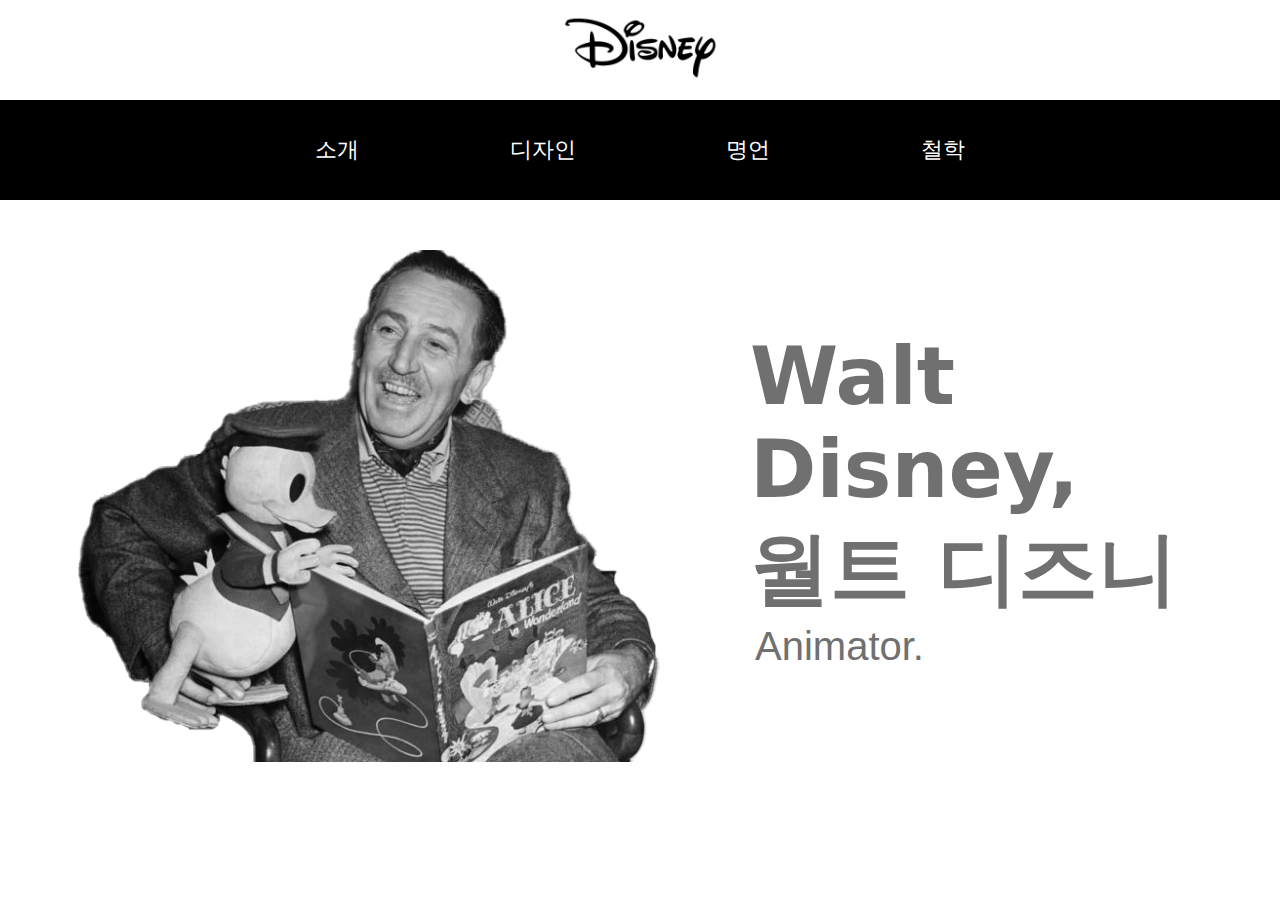
<file: index.html>
<!DOCTYPE html>
<html lang="ko">
<head>
    <meta charset="UTF-8">
    <meta name="viewport" content="width=device-width, initial-scale=1.0">
    <title>Walt Disney</title>
    <link rel="stylesheet" href="style.css">
    <link rel="apple-touch-icon" sizes="57x57" href="/apple-icon-57x57.png">
    <link rel="icon" href="img/logo1.png">
</head>

<body>


<header>
    <a href="index.html"><img src="img/logo.png" alt="월트 디즈니"></a>
</header>
<nav>
    <ul>
        <li><a href="s1.html">소개</a></li>
        <li><a href="s2.html">디자인</a></li>
        <li><a href="s3.html">명언</a></li>
        <li><a href="s4.html">철학</a></li>
    </ul>
</nav>

<section>
        <div class="box1" data-aos="zoom-in"
        data-aos-duration="2000">
        <img src="img/img1.png">
    </div>
<div class="text13"><strong>Walt Disney,<br>월트 디즈니</strong></div> 
<div class="text14">Animator.</div> 
</section>

</body>
</html>
</file>
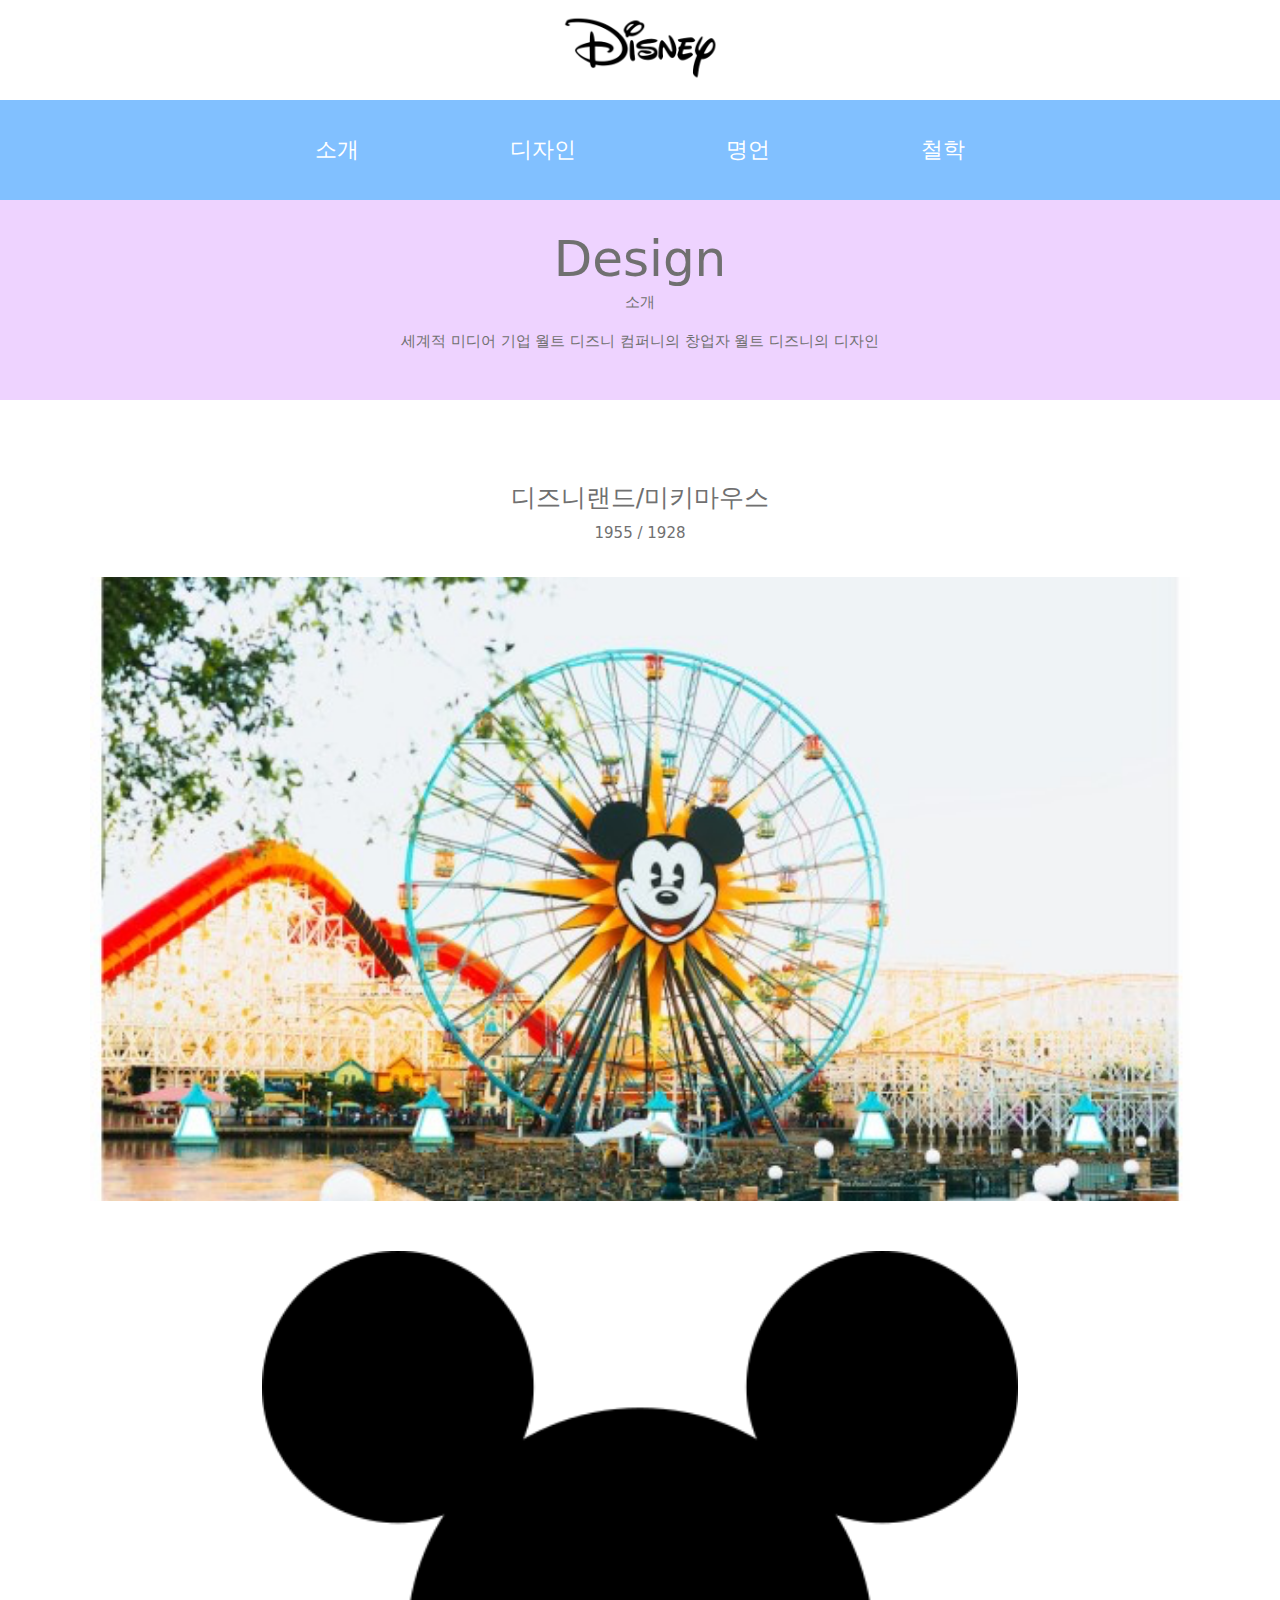
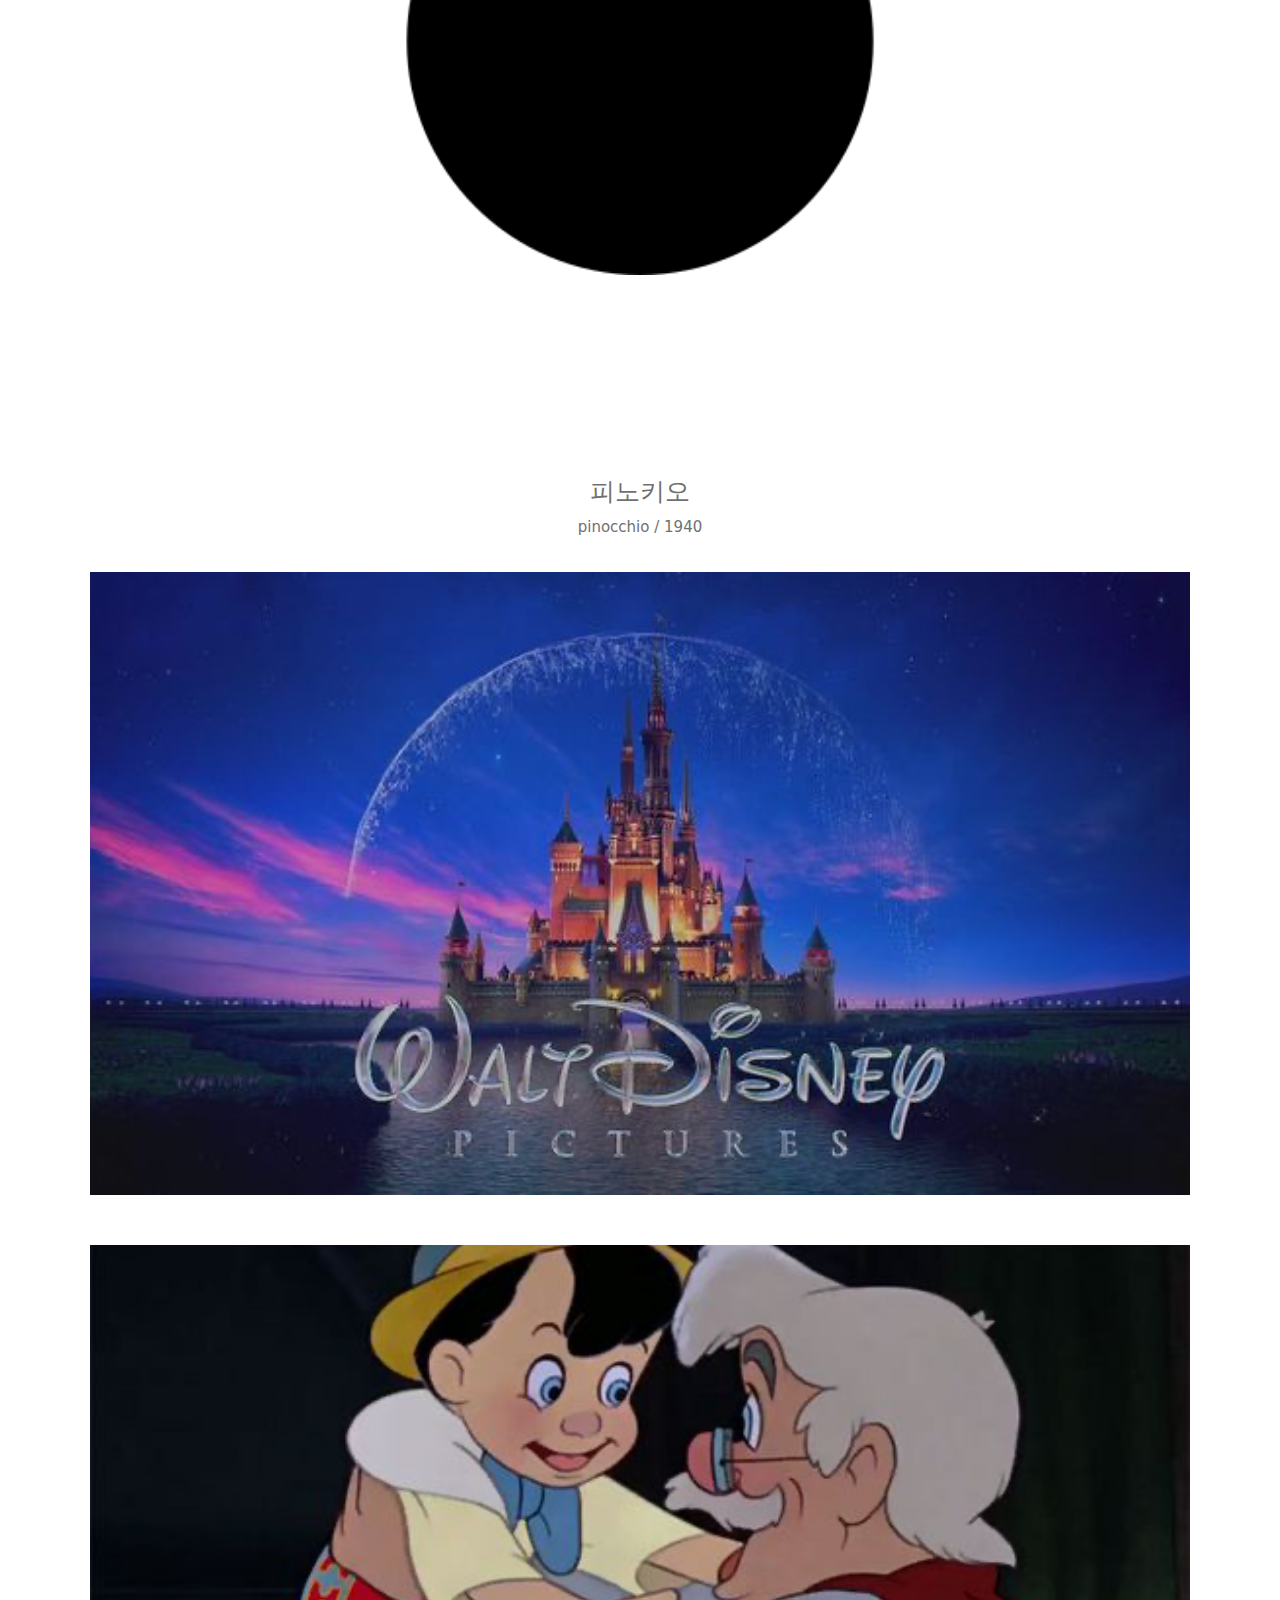
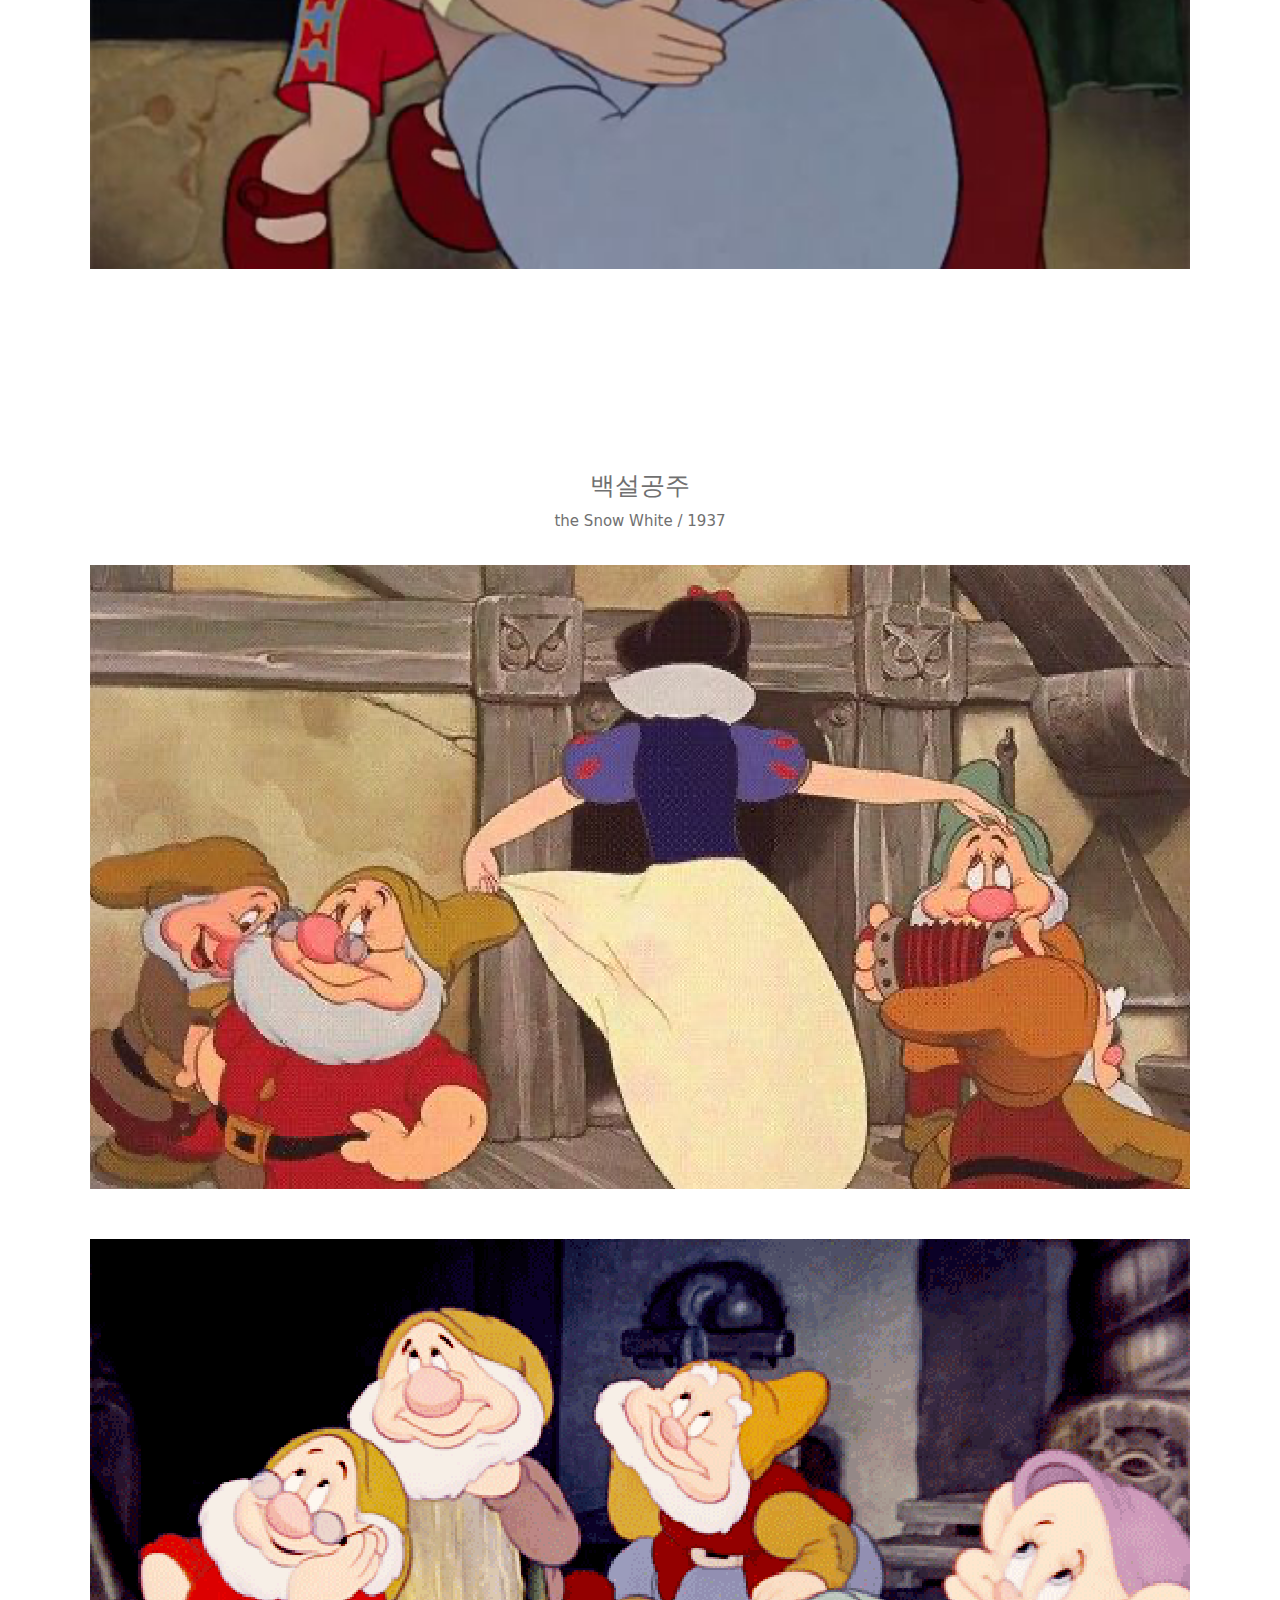
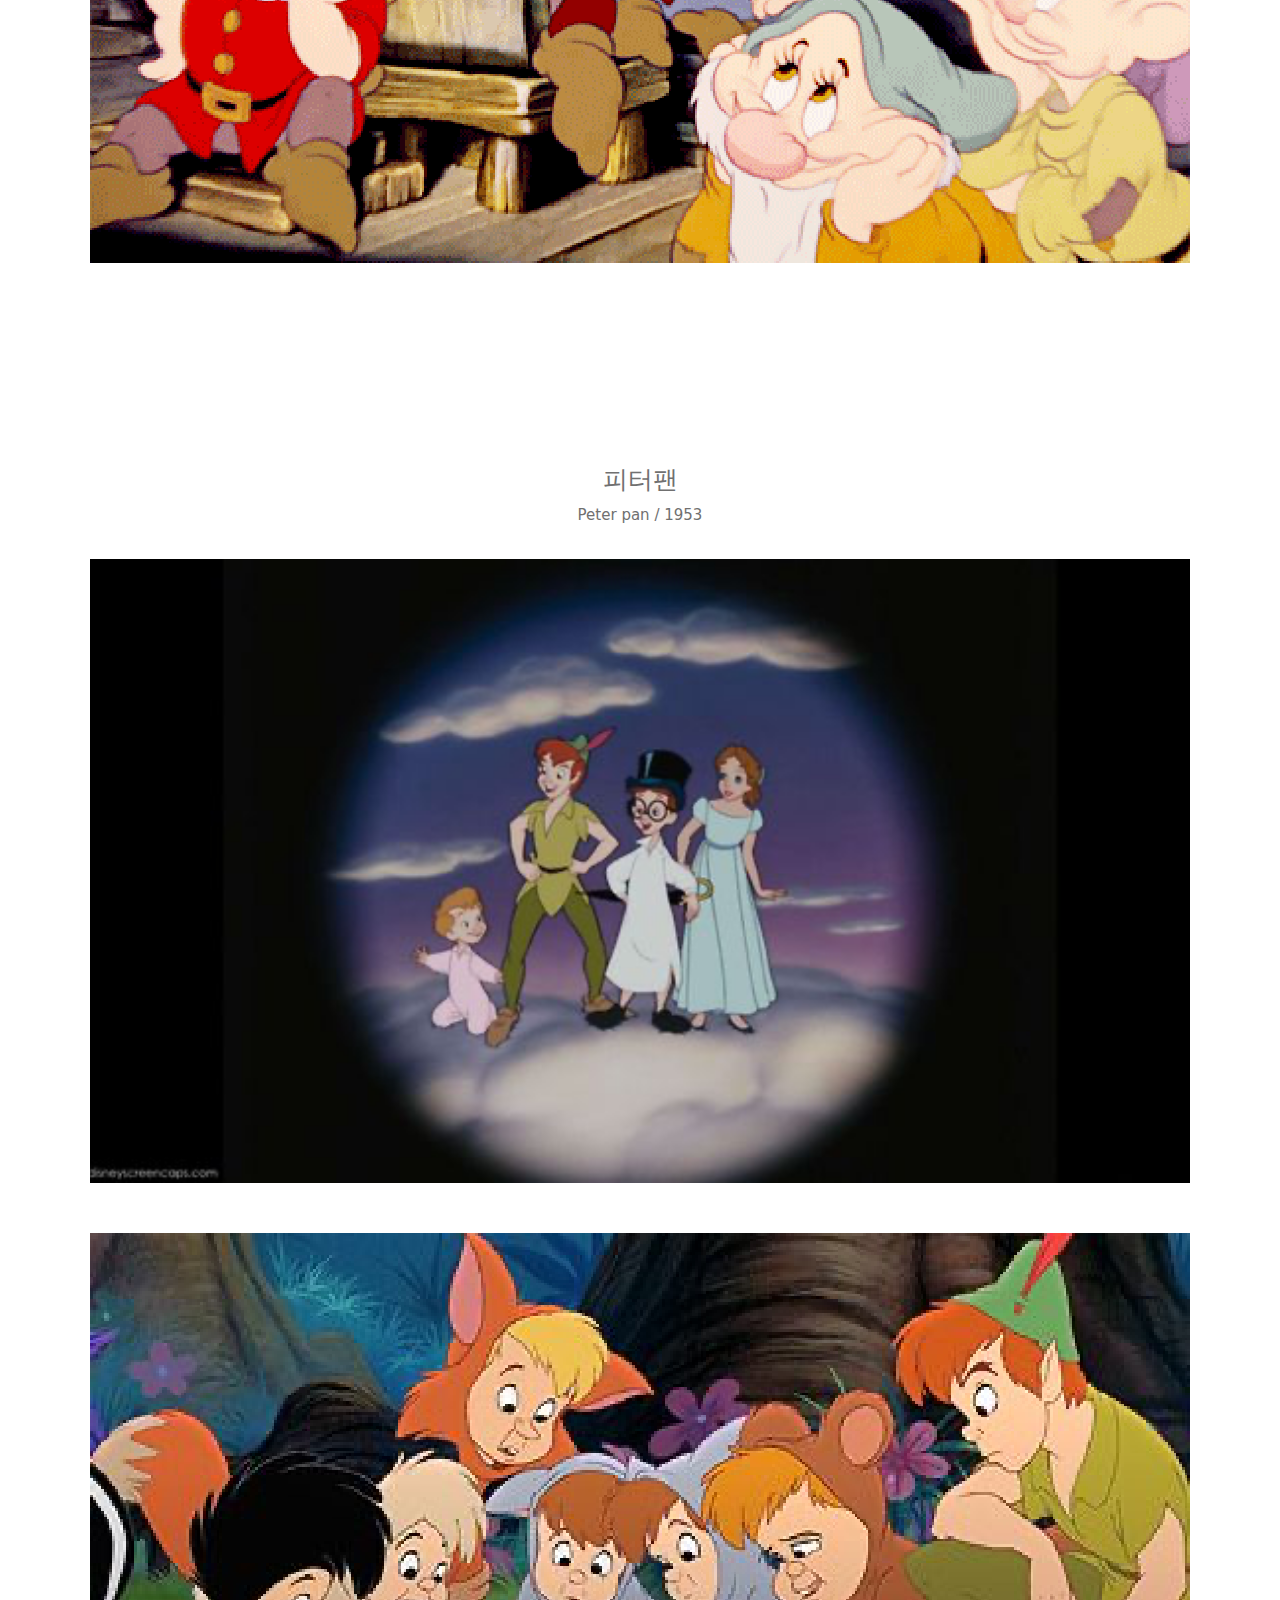
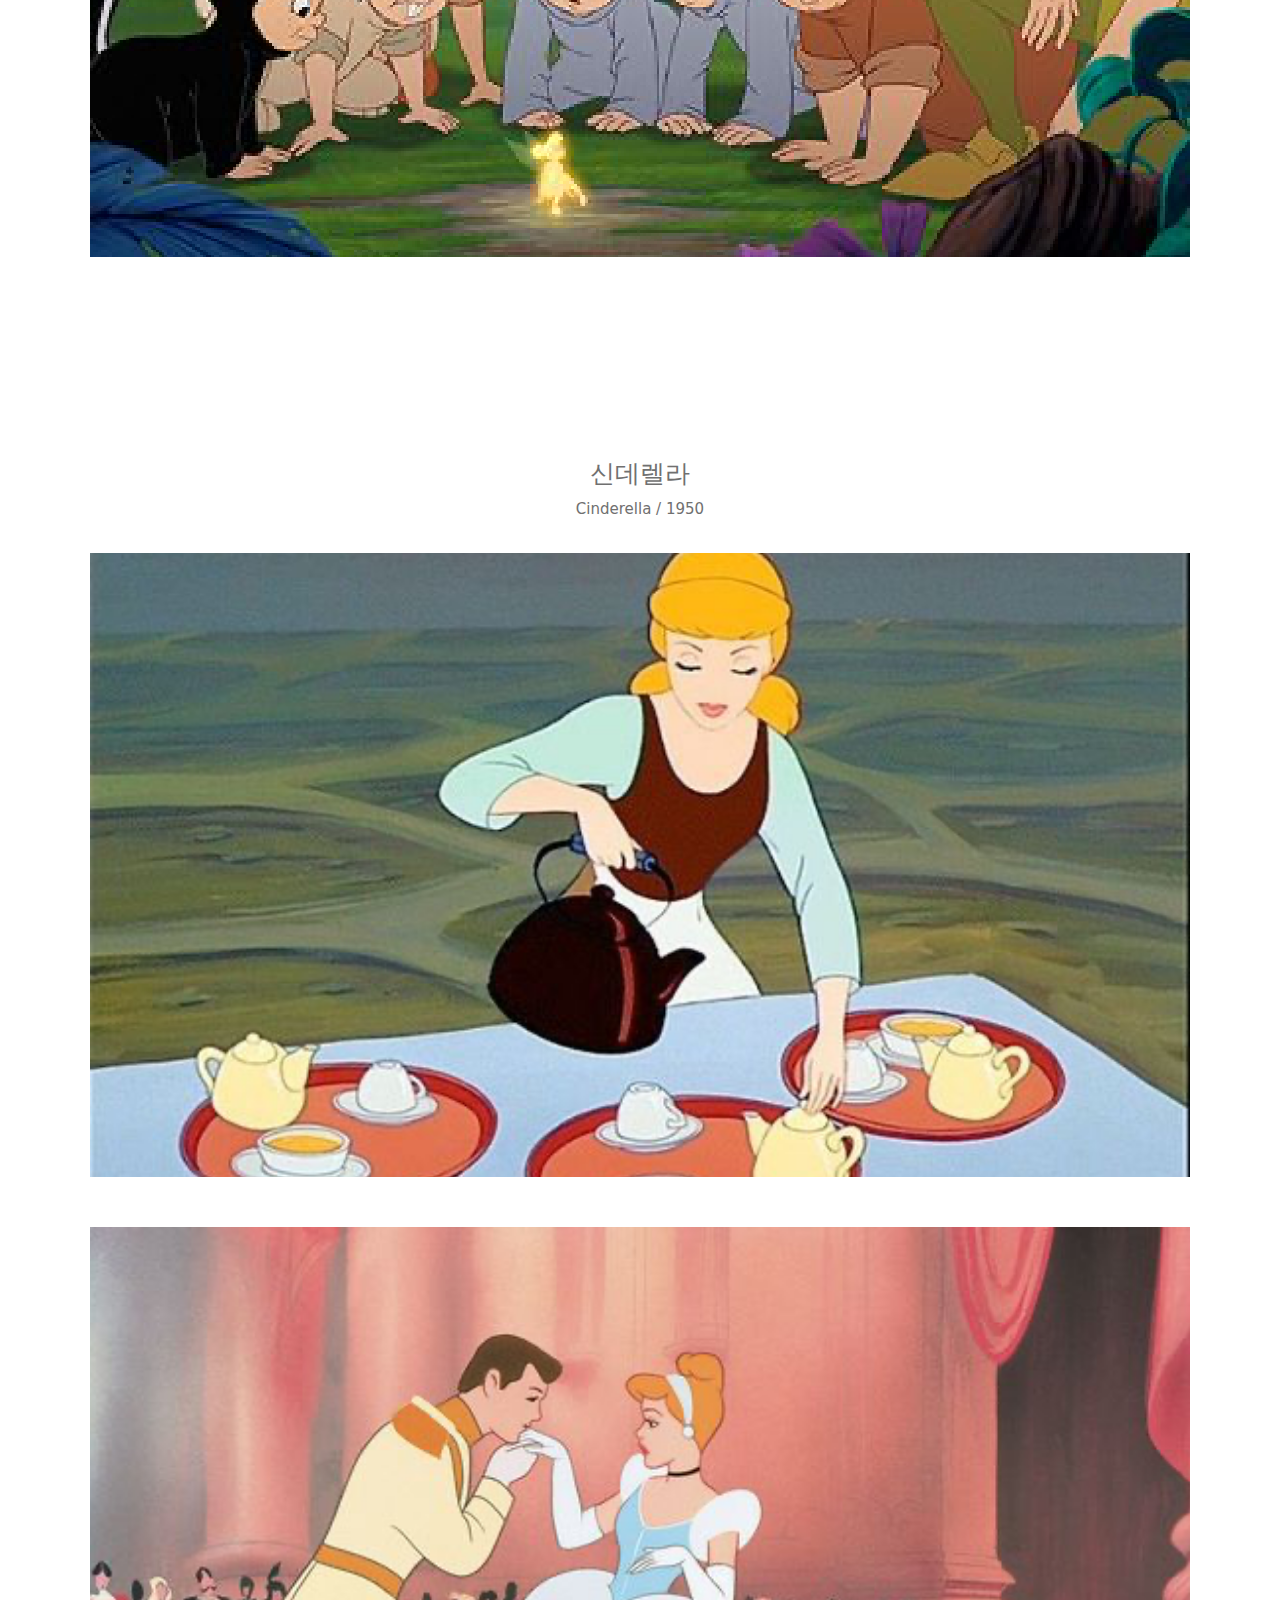
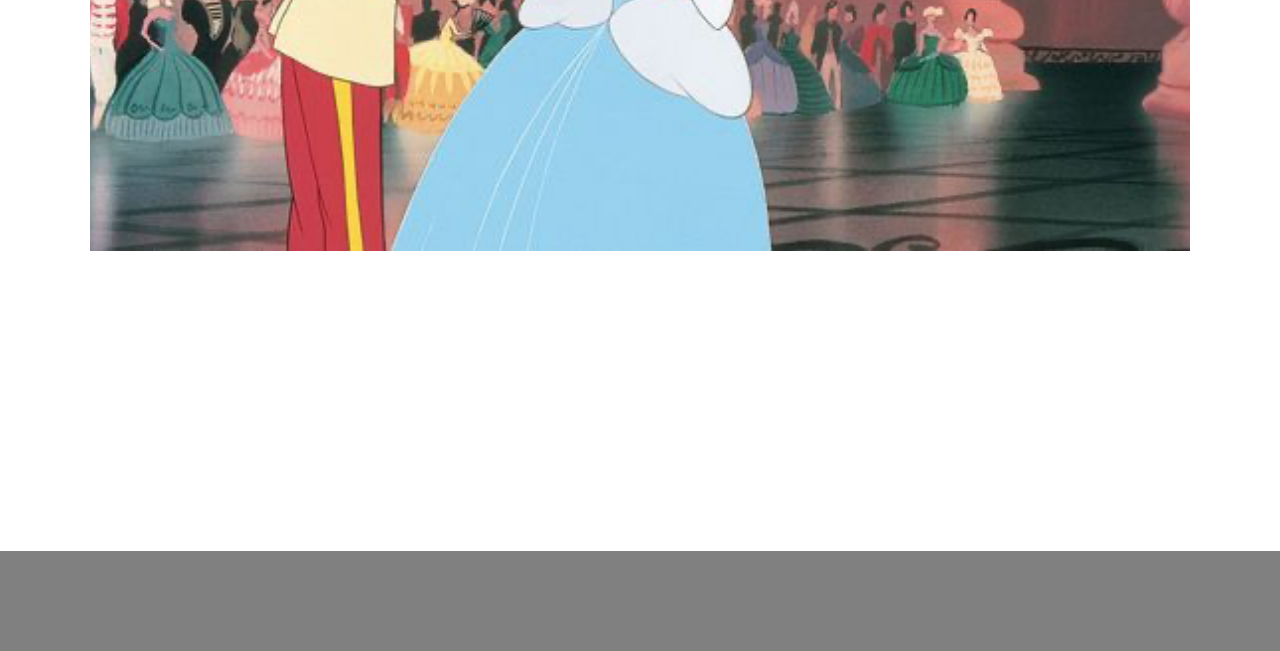
<file: s2.html>
<!DOCTYPE html>
<html lang="ko">
<head>
    <meta charset="UTF-8">
    <meta name="viewport" content="width=device-width, initial-scale=1.0">
    <title>Walt Disney</title>
    <link rel="stylesheet" href="style.css">
    <link rel="apple-touch-icon" sizes="57x57" href="/apple-icon-57x57.png">
    <link rel="icon" href="img/logo1.png">
</head>

<body>


<header>
    <a href="index.html"><img src="img/logo.png" alt="월트 디즈니"></a>
</header>
<nav>
    <ul>
        <li><a href="s1.html">소개</a></li>
        <li><a href="s2.html">디자인</a></li>
        <li><a href="s3.html">명언</a></li>
        <li><a href="s4.html">철학</a></li>
    </ul>
</nav>

<div class="box2"></div>
<div class="box3"></div>
<div class="text2">Design</div>
<div class="text3">소개</div>
<div class="text4">세계적 미디어 기업 월트 디즈니 컴퍼니의 창업자 월트 디즈니의 디자인</div>
<div class="text15">디즈니랜드/미키마우스</div>
<div class="text16">1955 / 1928</div>
<img class="img2" src="img/img2.png" alt="img">
<img class="img3" src="img/img3.png" alt="img">
<div class="text17">피노키오</div>
<div class="text18">pinocchio / 1940</div>
<img class="img4" src="img/img4.png" alt="img">
<img class="img5" src="img/img5.png" alt="img">
<div class="text19">백설공주</div>
<div class="text20">the Snow White / 1937</div>
<img class="img6" src="img/img6.png" alt="img">
<img class="img7" src="img/img7.png" alt="img">
<div class="text21">피터팬</div>
<div class="text22">Peter pan / 1953</div>
<img class="img8" src="img/img8.png" alt="img">
<img class="img9" src="img/img9.png" alt="img">
<div class="text23">신데렐라</div>
<div class="text24">Cinderella / 1950</div>
<img class="img10" src="img/img10.png" alt="img">
<img class="img11" src="img/img11.png" alt="img">
<div class="box5"></div>
</file>
<file: style.css>
*{
    margin: 0;
    padding: 0;
    text-decoration: none;
    list-style-type: none;
}
a:link{color: #ffffff;}
a:active{color: #00D8FF;}
a:visited{color: #ffffff;}
a:hover{color: #707070;}

header{
    width: 100%;
    height: 100px;
    display: flex;
    justify-content: center;
    align-items: center;
}
nav{
    background-color: black;
    width: 100%;
    height: 100px;
    display: flex;
    justify-content: center;
    align-items: center;
}

nav ul{
    width: 800px;
    height: 100px;
    display: flex;
    justify-content: space-around;
    align-items: center;
}
nav ul li a{
    font-family: Arial, Helvetica, sans-serif;
    font-size: 22px;
    font-style: normal;
    letter-spacing: -0.2px;
}

.box1{
    margin-left: 50px;
    margin-top: 50px;
    height: 380px;
}

.box2{
    background-color: #81C0FF;
    height: 100px;
    margin-top: -100px;
    display: flex;
    justify-content: center;
}
.box3{
    background-color: #EED3FF;
    height: 200px;
    display: flex;
    justify-content: center;
}
.box4{
    background-color: gray;
    height: 100px;
    display: flex;
    justify-content: center;
    margin-top: 100px;
}
.text1{
    margin-left: 700px;
    font-size: 15px;
    margin-top: -30px;
    font-family: Arial, Helvetica, sans-serif;
}
.text2{
    text-align: center;
    font-size: 50px;
    margin-top: -170px;
    font-family:system-ui, -apple-system, BlinkMacSystemFont, 'Segoe UI', Roboto, Oxygen, Ubuntu, Cantarell, 'Open Sans', 'Helvetica Neue', sans-serif;
    color: #707070;
}
.text3{
    text-align: center;
    font-size: 15px;
    margin-top: 5px;
    font-family:system-ui, -apple-system, BlinkMacSystemFont, 'Segoe UI', Roboto, Oxygen, Ubuntu, Cantarell, 'Open Sans', 'Helvetica Neue', sans-serif;
    color: #707070;
}
.text4{
    text-align: center;
    font-size: 15px;
    margin-top: 20px;
    font-family:system-ui, -apple-system, BlinkMacSystemFont, 'Segoe UI', Roboto, Oxygen, Ubuntu, Cantarell, 'Open Sans', 'Helvetica Neue', sans-serif;
    color: #707070;
}
.text5{
    text-align: left;
    margin-left: 250px;
    font-size: 15px;
    margin-top: 150px;
    font-family:system-ui, -apple-system, BlinkMacSystemFont, 'Segoe UI', Roboto, Oxygen, Ubuntu, Cantarell, 'Open Sans', 'Helvetica Neue', sans-serif;
    color: #707070;
}
.text6{
    text-align: left;
    margin-left: 250px;
    font-size: 15px;
    margin-top: 15px;
    font-family:system-ui, -apple-system, BlinkMacSystemFont, 'Segoe UI', Roboto, Oxygen, Ubuntu, Cantarell, 'Open Sans', 'Helvetica Neue', sans-serif;
    color: #707070;
}
.text7{
    text-align: left;
    margin-left: 600px;
    font-size: 15px;
    margin-top: -50px;
    font-family:system-ui, -apple-system, BlinkMacSystemFont, 'Segoe UI', Roboto, Oxygen, Ubuntu, Cantarell, 'Open Sans', 'Helvetica Neue', sans-serif;
    color: #707070;
}
.text8{
    text-align: right;
    margin-right: 250px;
    font-size: 15px;
    margin-top: 150px;
    font-family:system-ui, -apple-system, BlinkMacSystemFont, 'Segoe UI', Roboto, Oxygen, Ubuntu, Cantarell, 'Open Sans', 'Helvetica Neue', sans-serif;
    color: #707070;
}
.text9{
    text-align: center;
    font-size: 35px;
    margin-top: 170px;
    font-family:system-ui, -apple-system, BlinkMacSystemFont, 'Segoe UI', Roboto, Oxygen, Ubuntu, Cantarell, 'Open Sans', 'Helvetica Neue', sans-serif;
    color: #707070;
}
.text10{
    text-align: center;
    font-size: 15px;
    margin-top: 100px;
    font-family:system-ui, -apple-system, BlinkMacSystemFont, 'Segoe UI', Roboto, Oxygen, Ubuntu, Cantarell, 'Open Sans', 'Helvetica Neue', sans-serif;
    color: #707070;
}
.text11{
    text-align: left;
    margin-left: 200px;
    font-size: 15px;
    margin-top: 100px;
    line-height: 250%;
    font-family:system-ui, -apple-system, BlinkMacSystemFont, 'Segoe UI', Roboto, Oxygen, Ubuntu, Cantarell, 'Open Sans', 'Helvetica Neue', sans-serif;
    color: #707070;
}
.text12{
    text-align: left;
    margin-left: 800px;
    font-size: 15px;
    margin-top: -225px;
    line-height: 250%;
    font-family:system-ui, -apple-system, BlinkMacSystemFont, 'Segoe UI', Roboto, Oxygen, Ubuntu, Cantarell, 'Open Sans', 'Helvetica Neue', sans-serif;
    color: #707070;
}
.text13{
    text-align: left;
    font-size: 80px;
    margin-top: -300px;
    margin-left: 750px;
    font-family:system-ui, -apple-system, BlinkMacSystemFont, 'Segoe UI', Roboto, Oxygen, Ubuntu, Cantarell, 'Open Sans', 'Helvetica Neue', sans-serif;
    color: #707070;
}
.text14{
    margin-left: 755px;
    font-size: 40px;
    margin-top: 0px;
    font-family:sans-serif;
    color: #707070;
}
.text15{
    text-align: center;
    font-size: 25px;
    margin-top: 130px;
    font-family:system-ui, -apple-system, BlinkMacSystemFont, 'Segoe UI', Roboto, Oxygen, Ubuntu, Cantarell, 'Open Sans', 'Helvetica Neue', sans-serif;
    color: #707070;
}
.text16{
    text-align: center;
    font-size: 15px;
    margin-top: 10px;
    font-family:system-ui, -apple-system, BlinkMacSystemFont, 'Segoe UI', Roboto, Oxygen, Ubuntu, Cantarell, 'Open Sans', 'Helvetica Neue', sans-serif;
    color: #707070;
}
.img2{
    margin-left: auto;
    margin-right: auto;
    display: block;
    margin-top: 35px;
}
.img3{
    margin-left: auto;
    margin-right: auto;
    display: block;
    margin-top: 50px;
}
.text17{
    text-align: center;
    font-size: 25px;
    margin-top: 200px;
    font-family:system-ui, -apple-system, BlinkMacSystemFont, 'Segoe UI', Roboto, Oxygen, Ubuntu, Cantarell, 'Open Sans', 'Helvetica Neue', sans-serif;
    color: #707070;
}
.text18{
    text-align: center;
    font-size: 15px;
    margin-top: 10px;
    font-family:system-ui, -apple-system, BlinkMacSystemFont, 'Segoe UI', Roboto, Oxygen, Ubuntu, Cantarell, 'Open Sans', 'Helvetica Neue', sans-serif;
    color: #707070;
}
.img4{
    margin-left: auto;
    margin-right: auto;
    display: block;
    margin-top: 35px;
}
.img5{
    margin-left: auto;
    margin-right: auto;
    display: block;
    margin-top: 50px;
}
.text19{
    text-align: center;
    font-size: 25px;
    margin-top: 200px;
    font-family:system-ui, -apple-system, BlinkMacSystemFont, 'Segoe UI', Roboto, Oxygen, Ubuntu, Cantarell, 'Open Sans', 'Helvetica Neue', sans-serif;
    color: #707070;
}
.text20{
    text-align: center;
    font-size: 15px;
    margin-top: 10px;
    font-family:system-ui, -apple-system, BlinkMacSystemFont, 'Segoe UI', Roboto, Oxygen, Ubuntu, Cantarell, 'Open Sans', 'Helvetica Neue', sans-serif;
    color: #707070;
}
.img6{
    margin-left: auto;
    margin-right: auto;
    display: block;
    margin-top: 35px;
}
.img7{
    margin-left: auto;
    margin-right: auto;
    display: block;
    margin-top: 50px;
}
.text21{
    text-align: center;
    font-size: 25px;
    margin-top: 200px;
    font-family:system-ui, -apple-system, BlinkMacSystemFont, 'Segoe UI', Roboto, Oxygen, Ubuntu, Cantarell, 'Open Sans', 'Helvetica Neue', sans-serif;
    color: #707070;
}
.text22{
    text-align: center;
    font-size: 15px;
    margin-top: 10px;
    font-family:system-ui, -apple-system, BlinkMacSystemFont, 'Segoe UI', Roboto, Oxygen, Ubuntu, Cantarell, 'Open Sans', 'Helvetica Neue', sans-serif;
    color: #707070;
}
.img8{
    margin-left: auto;
    margin-right: auto;
    display: block;
    margin-top: 35px;
}
.img9{
    margin-left: auto;
    margin-right: auto;
    display: block;
    margin-top: 50px;
}
.text23{
    text-align: center;
    font-size: 25px;
    margin-top: 200px;
    font-family:system-ui, -apple-system, BlinkMacSystemFont, 'Segoe UI', Roboto, Oxygen, Ubuntu, Cantarell, 'Open Sans', 'Helvetica Neue', sans-serif;
    color: #707070;
}
.text24{
    text-align: center;
    font-size: 15px;
    margin-top: 10px;
    font-family:system-ui, -apple-system, BlinkMacSystemFont, 'Segoe UI', Roboto, Oxygen, Ubuntu, Cantarell, 'Open Sans', 'Helvetica Neue', sans-serif;
    color: #707070;
}
.img10{
    margin-left: auto;
    margin-right: auto;
    display: block;
    margin-top: 35px;
}
.img11{
    margin-left: auto;
    margin-right: auto;
    display: block;
    margin-top: 50px;
}
.box5{
    background-color: gray;
    height: 100px;
    display: flex;
    justify-content: center;
    margin-top: 300px;
}
.text25{
    text-align: center;
    font-size: 50px;
    margin-top: 250px;
    font-family:system-ui, -apple-system, BlinkMacSystemFont, 'Segoe UI', Roboto, Oxygen, Ubuntu, Cantarell, 'Open Sans', 'Helvetica Neue', sans-serif;
    color: #707070;
}
.text26{
   text-align: center;
    font-size: 20px;
    margin-top: 10px;
    font-family:system-ui, -apple-system, BlinkMacSystemFont, 'Segoe UI', Roboto, Oxygen, Ubuntu, Cantarell, 'Open Sans', 'Helvetica Neue', sans-serif;
    color: #707070;
}
.text27{
    text-align: center;
    font-size: 50px;
    margin-top: 100px;
    font-family:system-ui, -apple-system, BlinkMacSystemFont, 'Segoe UI', Roboto, Oxygen, Ubuntu, Cantarell, 'Open Sans', 'Helvetica Neue', sans-serif;
    color: #707070;
}
.text28{
    text-align: center;
     font-size: 20px;
     margin-top: 10px;
     font-family:system-ui, -apple-system, BlinkMacSystemFont, 'Segoe UI', Roboto, Oxygen, Ubuntu, Cantarell, 'Open Sans', 'Helvetica Neue', sans-serif;
     color: #707070;
 }
 .text29{
    text-align: center;
    font-size: 50px;
    margin-top: 100px;
    font-family:system-ui, -apple-system, BlinkMacSystemFont, 'Segoe UI', Roboto, Oxygen, Ubuntu, Cantarell, 'Open Sans', 'Helvetica Neue', sans-serif;
    color: #707070;
}
.text30{
    text-align: center;
     font-size: 20px;
     margin-top: 10px;
     font-family:system-ui, -apple-system, BlinkMacSystemFont, 'Segoe UI', Roboto, Oxygen, Ubuntu, Cantarell, 'Open Sans', 'Helvetica Neue', sans-serif;
     color: #707070;
 }
 .text31{
    text-align: center;
    font-size: 50px;
    margin-top: 100px;
    font-family:system-ui, -apple-system, BlinkMacSystemFont, 'Segoe UI', Roboto, Oxygen, Ubuntu, Cantarell, 'Open Sans', 'Helvetica Neue', sans-serif;
    color: #707070;
}
.text32{
    text-align: center;
     font-size: 20px;
     margin-top: 10px;
     font-family:system-ui, -apple-system, BlinkMacSystemFont, 'Segoe UI', Roboto, Oxygen, Ubuntu, Cantarell, 'Open Sans', 'Helvetica Neue', sans-serif;
     color: #707070;
 }
 .box6{
    background-color: gray;
    height: 100px;
    display: flex;
    justify-content: center;
    margin-top: 150px;
}
.text33{
    text-align: center;
    font-size: 40px;
    margin-top: 150px;
    font-family:system-ui, -apple-system, BlinkMacSystemFont, 'Segoe UI', Roboto, Oxygen, Ubuntu, Cantarell, 'Open Sans', 'Helvetica Neue', sans-serif;
    color: #707070;
}
.text34{
    text-align: center;
     font-size: 20px;
     margin-top: 35px;
     font-family:system-ui, -apple-system, BlinkMacSystemFont, 'Segoe UI', Roboto, Oxygen, Ubuntu, Cantarell, 'Open Sans', 'Helvetica Neue', sans-serif;
     color: #707070;
 }
 .text35{
    text-align: center;
    font-size: 40px;
    margin-top: 100px;
    font-family:system-ui, -apple-system, BlinkMacSystemFont, 'Segoe UI', Roboto, Oxygen, Ubuntu, Cantarell, 'Open Sans', 'Helvetica Neue', sans-serif;
    color: #707070;
}
.text36{
    text-align: center;
     font-size: 20px;
     margin-top: 35px;
     font-family:system-ui, -apple-system, BlinkMacSystemFont, 'Segoe UI', Roboto, Oxygen, Ubuntu, Cantarell, 'Open Sans', 'Helvetica Neue', sans-serif;
     color: #707070;
 }
 .text37{
    text-align: center;
    font-size: 40px;
    margin-top: 100px;
    font-family:system-ui, -apple-system, BlinkMacSystemFont, 'Segoe UI', Roboto, Oxygen, Ubuntu, Cantarell, 'Open Sans', 'Helvetica Neue', sans-serif;
    color: #707070;
}
.text38{
    text-align: center;
     font-size: 20px;
     margin-top: 35px;
     font-family:system-ui, -apple-system, BlinkMacSystemFont, 'Segoe UI', Roboto, Oxygen, Ubuntu, Cantarell, 'Open Sans', 'Helvetica Neue', sans-serif;
     color: #707070;
 }
 .text39{
    text-align: center;
    font-size: 40px;
    margin-top: 100px;
    font-family:system-ui, -apple-system, BlinkMacSystemFont, 'Segoe UI', Roboto, Oxygen, Ubuntu, Cantarell, 'Open Sans', 'Helvetica Neue', sans-serif;
    color: #707070;
}
.text40{
    text-align: center;
     font-size: 20px;
     margin-top: 35px;
     font-family:system-ui, -apple-system, BlinkMacSystemFont, 'Segoe UI', Roboto, Oxygen, Ubuntu, Cantarell, 'Open Sans', 'Helvetica Neue', sans-serif;
     color: #707070;
 }
 .text41{
    text-align: center;
    font-size: 40px;
    margin-top: 100px;
    font-family:system-ui, -apple-system, BlinkMacSystemFont, 'Segoe UI', Roboto, Oxygen, Ubuntu, Cantarell, 'Open Sans', 'Helvetica Neue', sans-serif;
    color: #707070;
}
.text42{
    text-align: center;
     font-size: 20px;
     margin-top: 35px;
     font-family:system-ui, -apple-system, BlinkMacSystemFont, 'Segoe UI', Roboto, Oxygen, Ubuntu, Cantarell, 'Open Sans', 'Helvetica Neue', sans-serif;
     color: #707070;
 }
 .text43{
    text-align: center;
    font-size: 40px;
    margin-top: 100px;
    font-family:system-ui, -apple-system, BlinkMacSystemFont, 'Segoe UI', Roboto, Oxygen, Ubuntu, Cantarell, 'Open Sans', 'Helvetica Neue', sans-serif;
    color: #707070;
}
.text44{
    text-align: center;
     font-size: 20px;
     margin-top: 35px;
     font-family:system-ui, -apple-system, BlinkMacSystemFont, 'Segoe UI', Roboto, Oxygen, Ubuntu, Cantarell, 'Open Sans', 'Helvetica Neue', sans-serif;
     color: #707070;
 }
 .text45{
    text-align: center;
    font-size: 40px;
    margin-top: 100px;
    font-family:system-ui, -apple-system, BlinkMacSystemFont, 'Segoe UI', Roboto, Oxygen, Ubuntu, Cantarell, 'Open Sans', 'Helvetica Neue', sans-serif;
    color: #707070;
}
.text46{
    text-align: center;
     font-size: 20px;
     margin-top: 35px;
     font-family:system-ui, -apple-system, BlinkMacSystemFont, 'Segoe UI', Roboto, Oxygen, Ubuntu, Cantarell, 'Open Sans', 'Helvetica Neue', sans-serif;
     color: #707070;
 }
 .text47{
    text-align: center;
    font-size: 40px;
    margin-top: 100px;
    font-family:system-ui, -apple-system, BlinkMacSystemFont, 'Segoe UI', Roboto, Oxygen, Ubuntu, Cantarell, 'Open Sans', 'Helvetica Neue', sans-serif;
    color: #707070;
}
.text48{
    text-align: center;
     font-size: 20px;
     margin-top: 35px;
     font-family:system-ui, -apple-system, BlinkMacSystemFont, 'Segoe UI', Roboto, Oxygen, Ubuntu, Cantarell, 'Open Sans', 'Helvetica Neue', sans-serif;
     color: #707070;
 }
 .box7{
    background-color: gray;
    height: 100px;
    display: flex;
    justify-content: center;
    margin-top: 150px;
}
</file>
